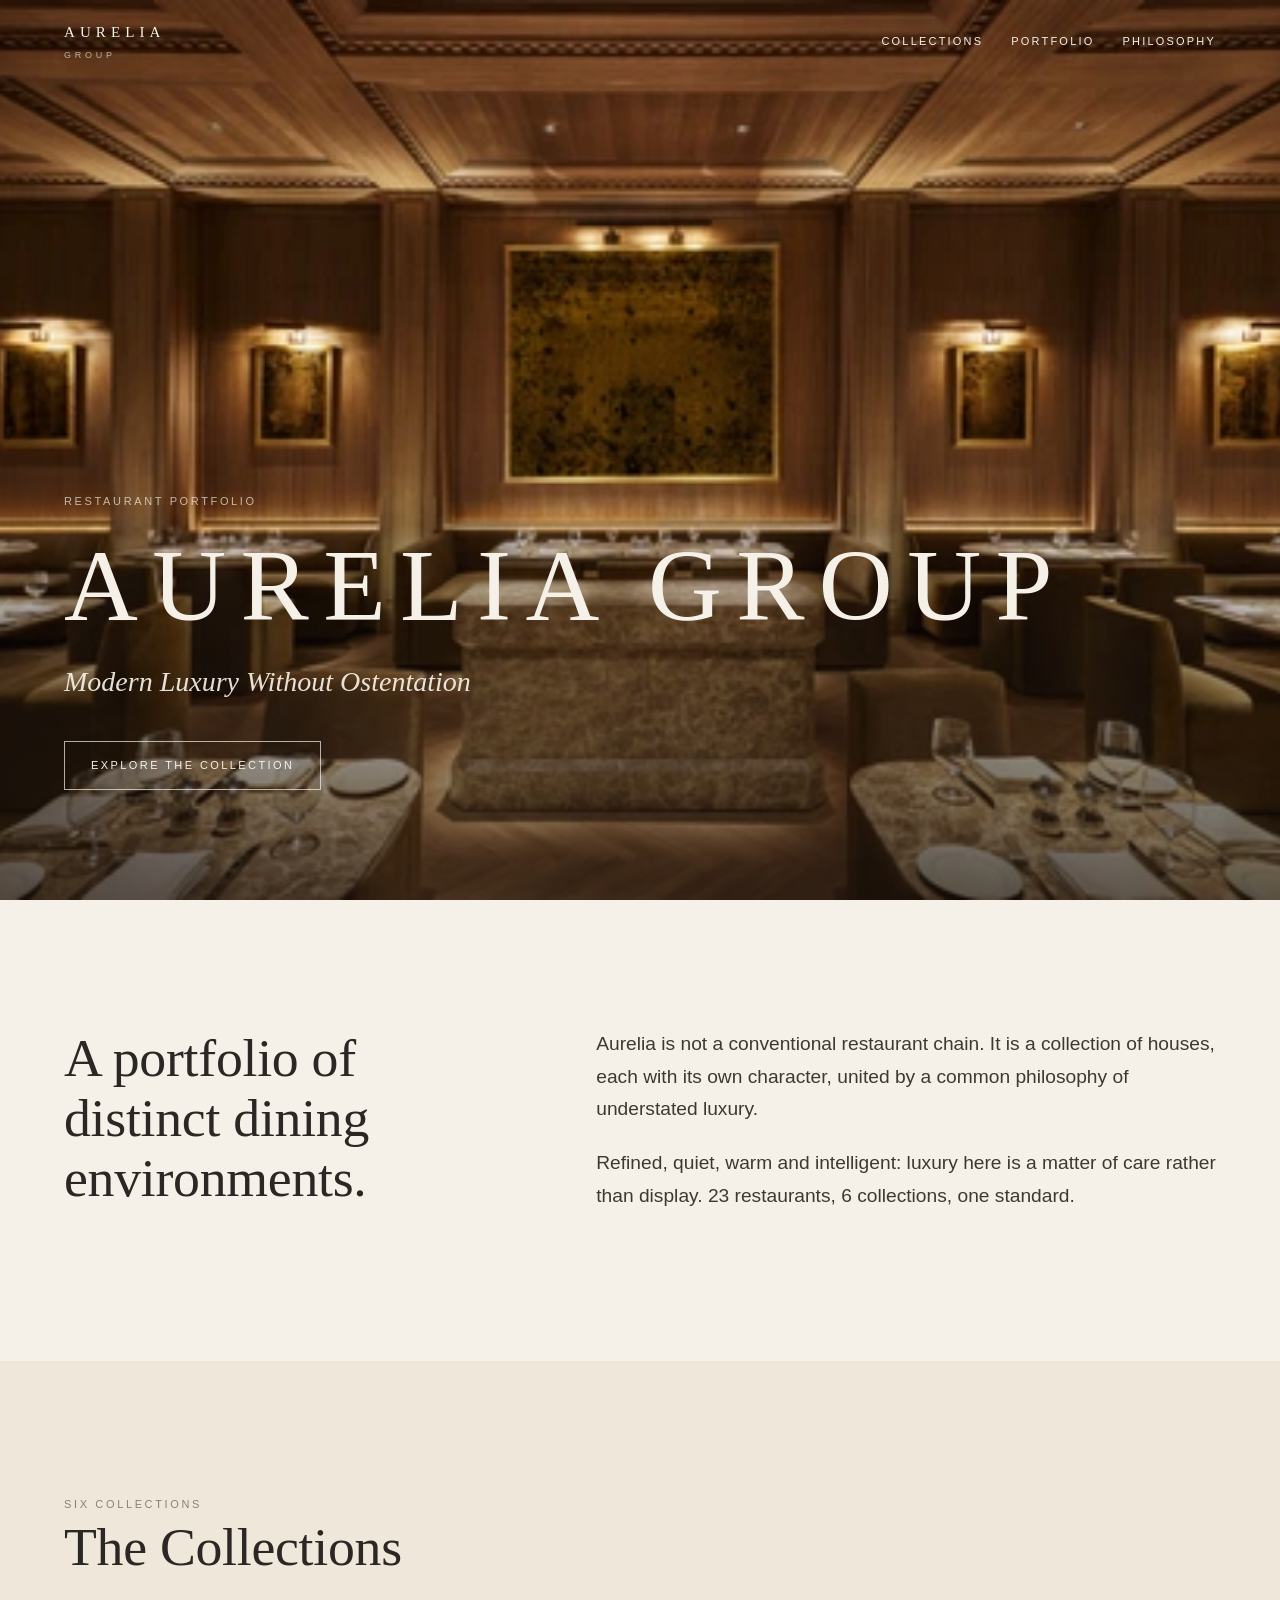
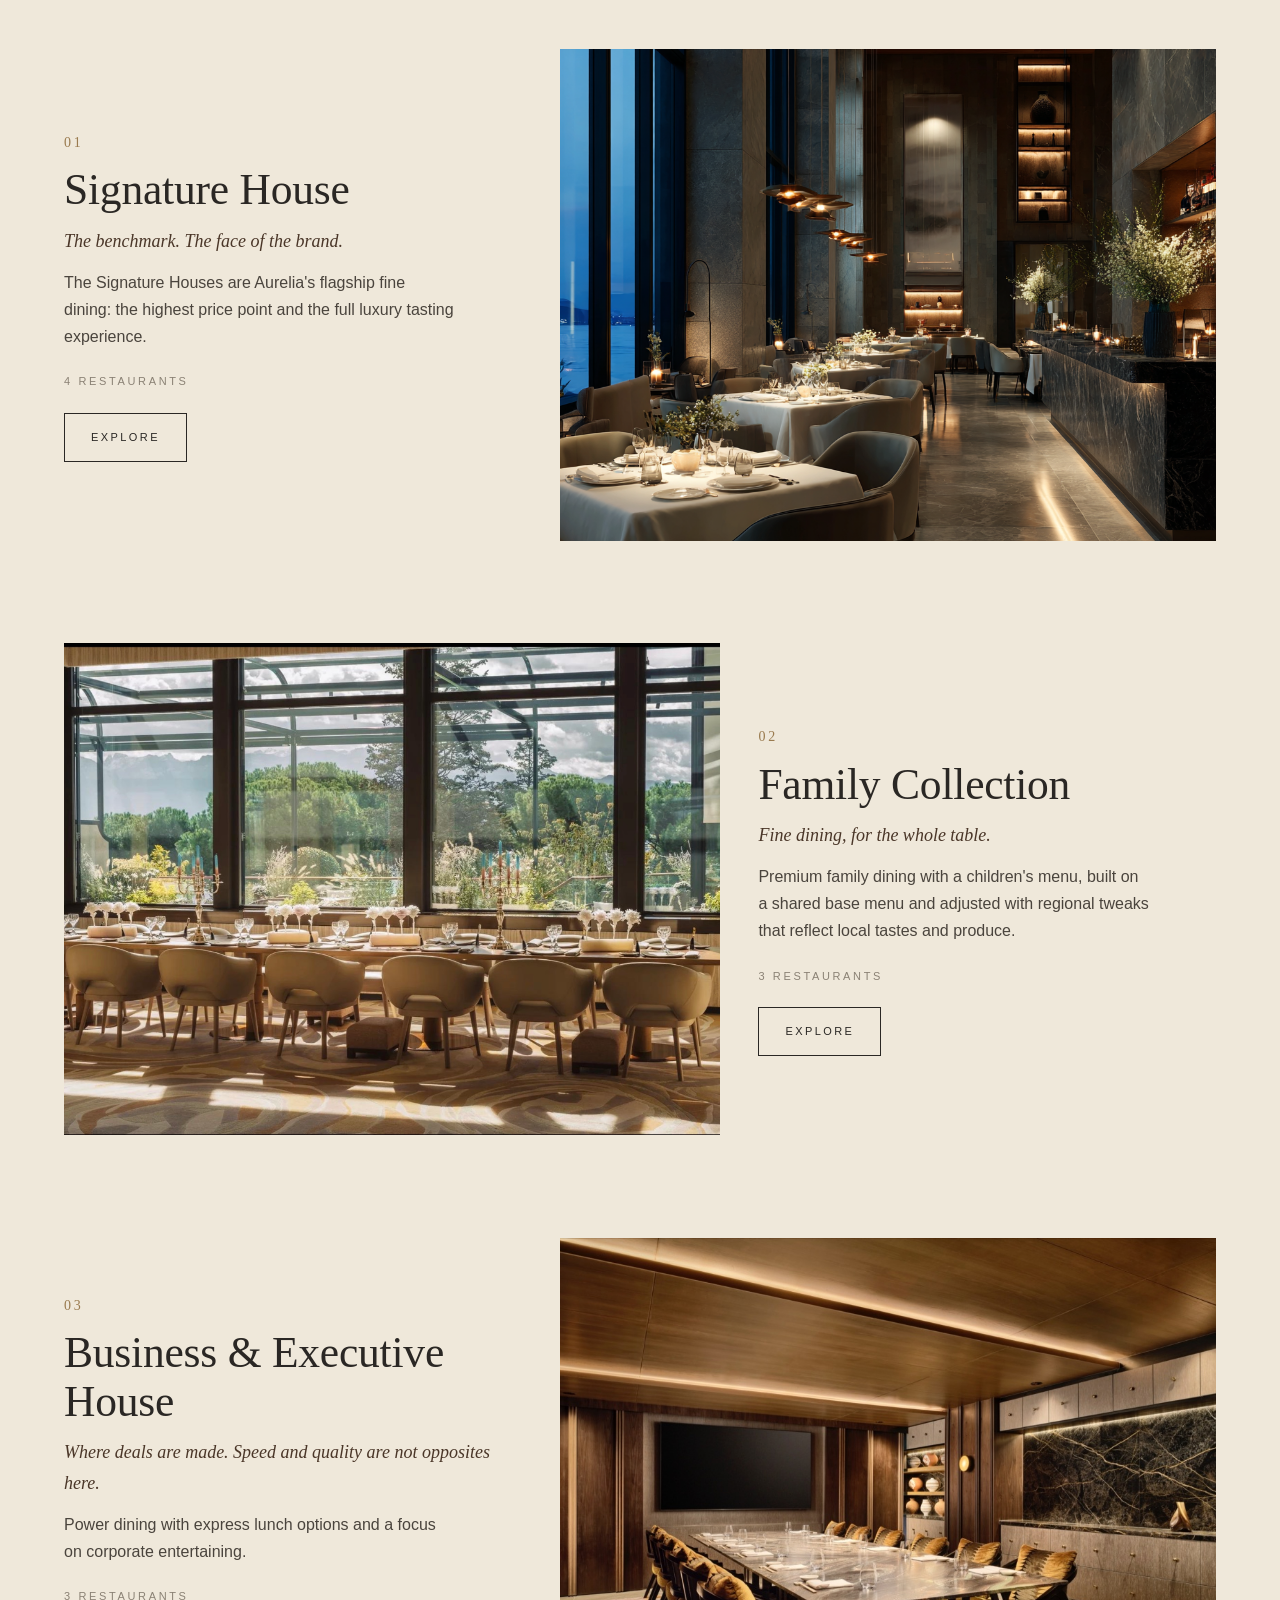
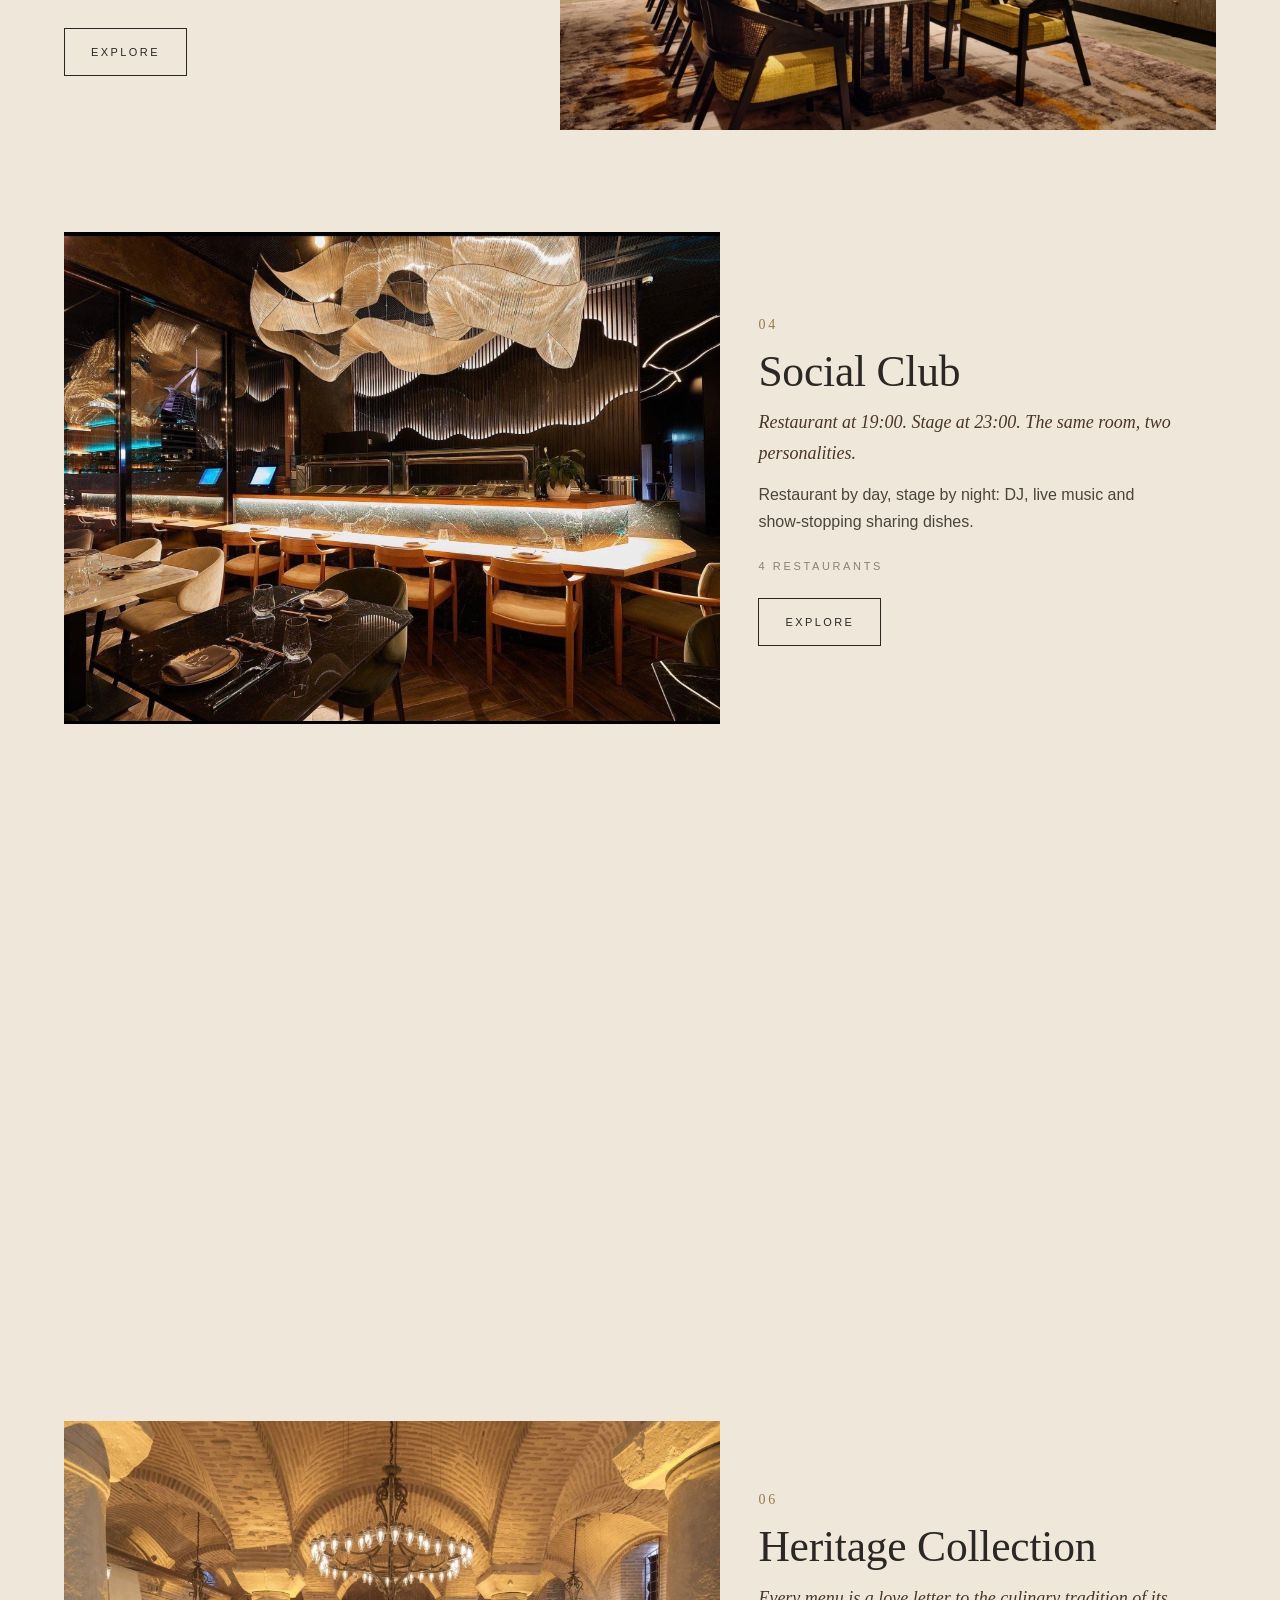
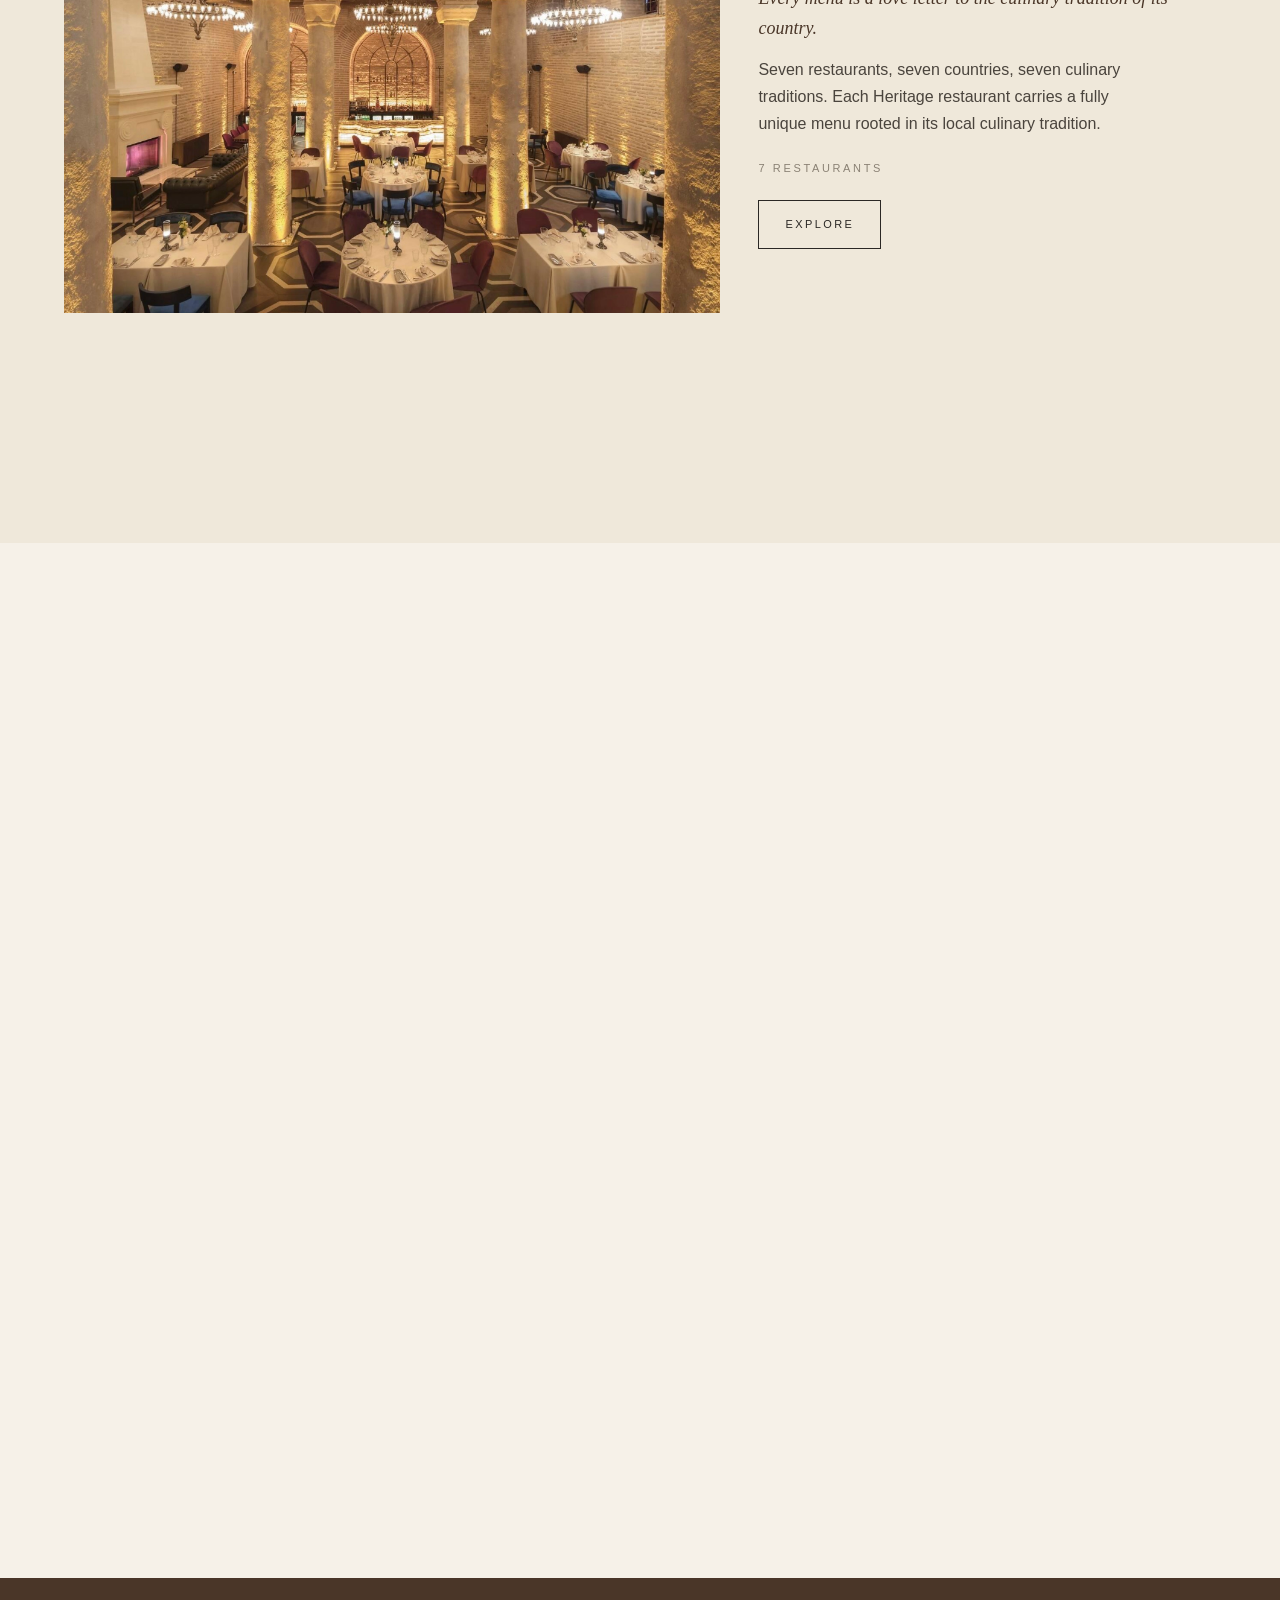
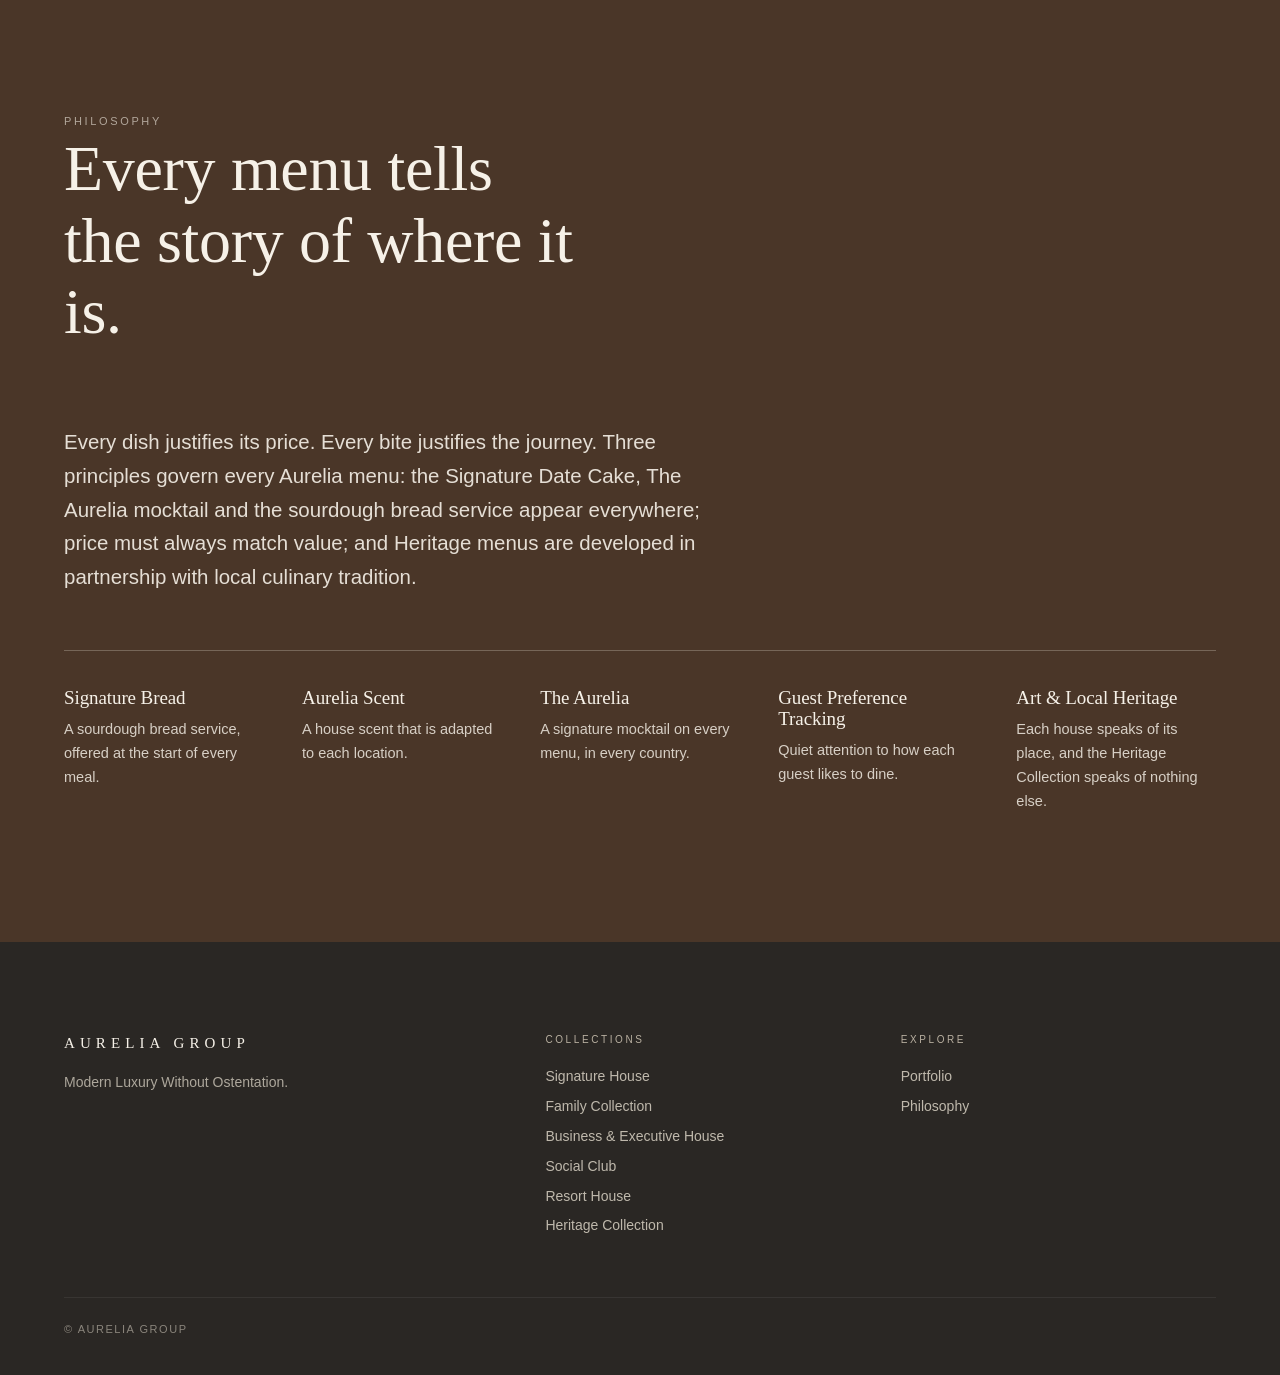
<file: index.html>
<!doctype html>
<html lang="en">
<head>
<meta charset="utf-8">
<meta name="viewport" content="width=device-width,initial-scale=1,viewport-fit=cover">
<title>Aurelia Group</title>
<meta name="description" content="Aurelia Group — Modern Luxury Without Ostentation.">
<link rel="stylesheet" href="css/styles.css">
</head>
<body data-page="home">
<main id="app"></main>
<noscript><p style="padding:120px 24px;text-align:center">Aurelia Group — please enable JavaScript to view this site.</p></noscript>
<script src="js/collections.js"></script>
<script src="js/restaurants.js"></script>
<script src="js/menus/signature-house.js"></script>
<script src="js/menus/family-collection.js"></script>
<script src="js/menus/business-executive.js"></script>
<script src="js/menus/social-club.js"></script>
<script src="js/menus/resort-house.js"></script>
<script src="js/menus/heritage/edinburgh.js"></script>
<script src="js/menus/heritage/istanbul.js"></script>
<script src="js/menus/heritage/almaty.js"></script>
<script src="js/menus/heritage/riyadh.js"></script>
<script src="js/menus/heritage/jeddah.js"></script>
<script src="js/menus/heritage/baku.js"></script>
<script src="js/menus/heritage/yerevan.js"></script>
<script src="js/app.js"></script>
</body>
</html>
</file>
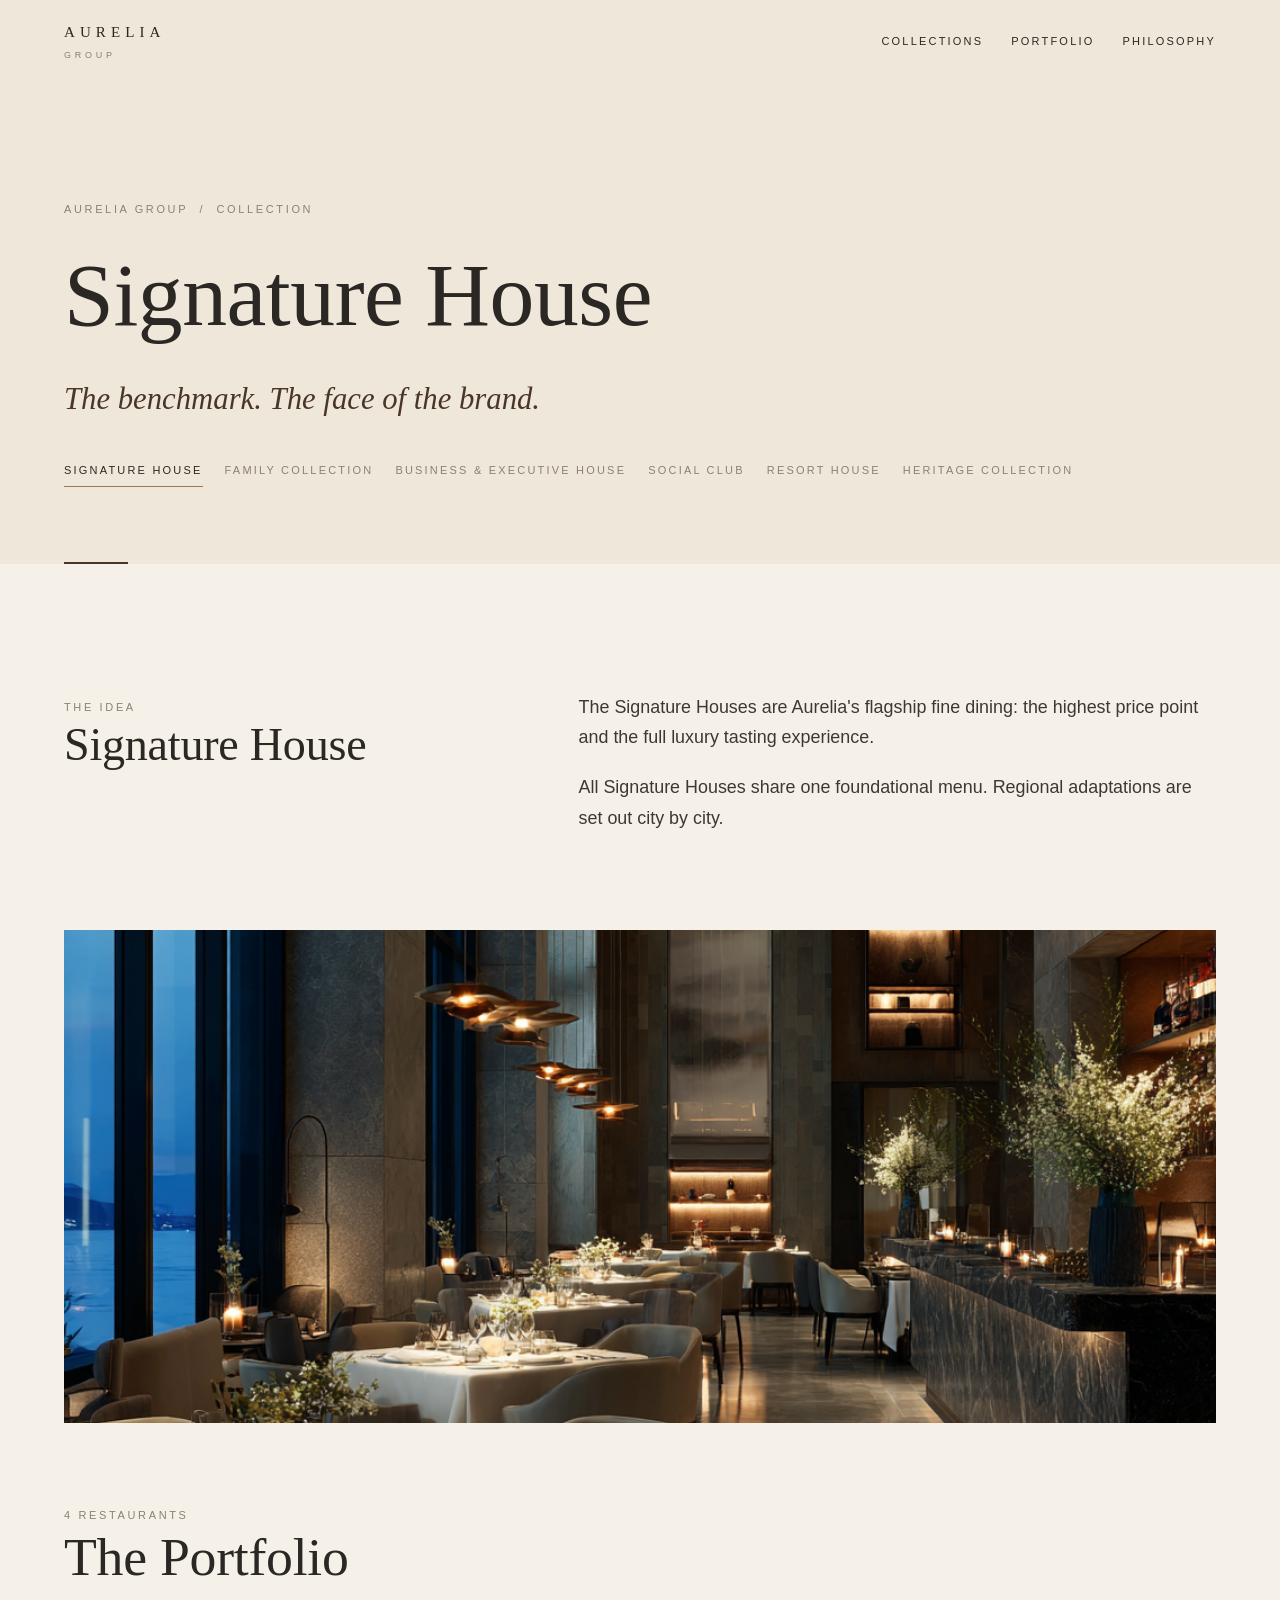
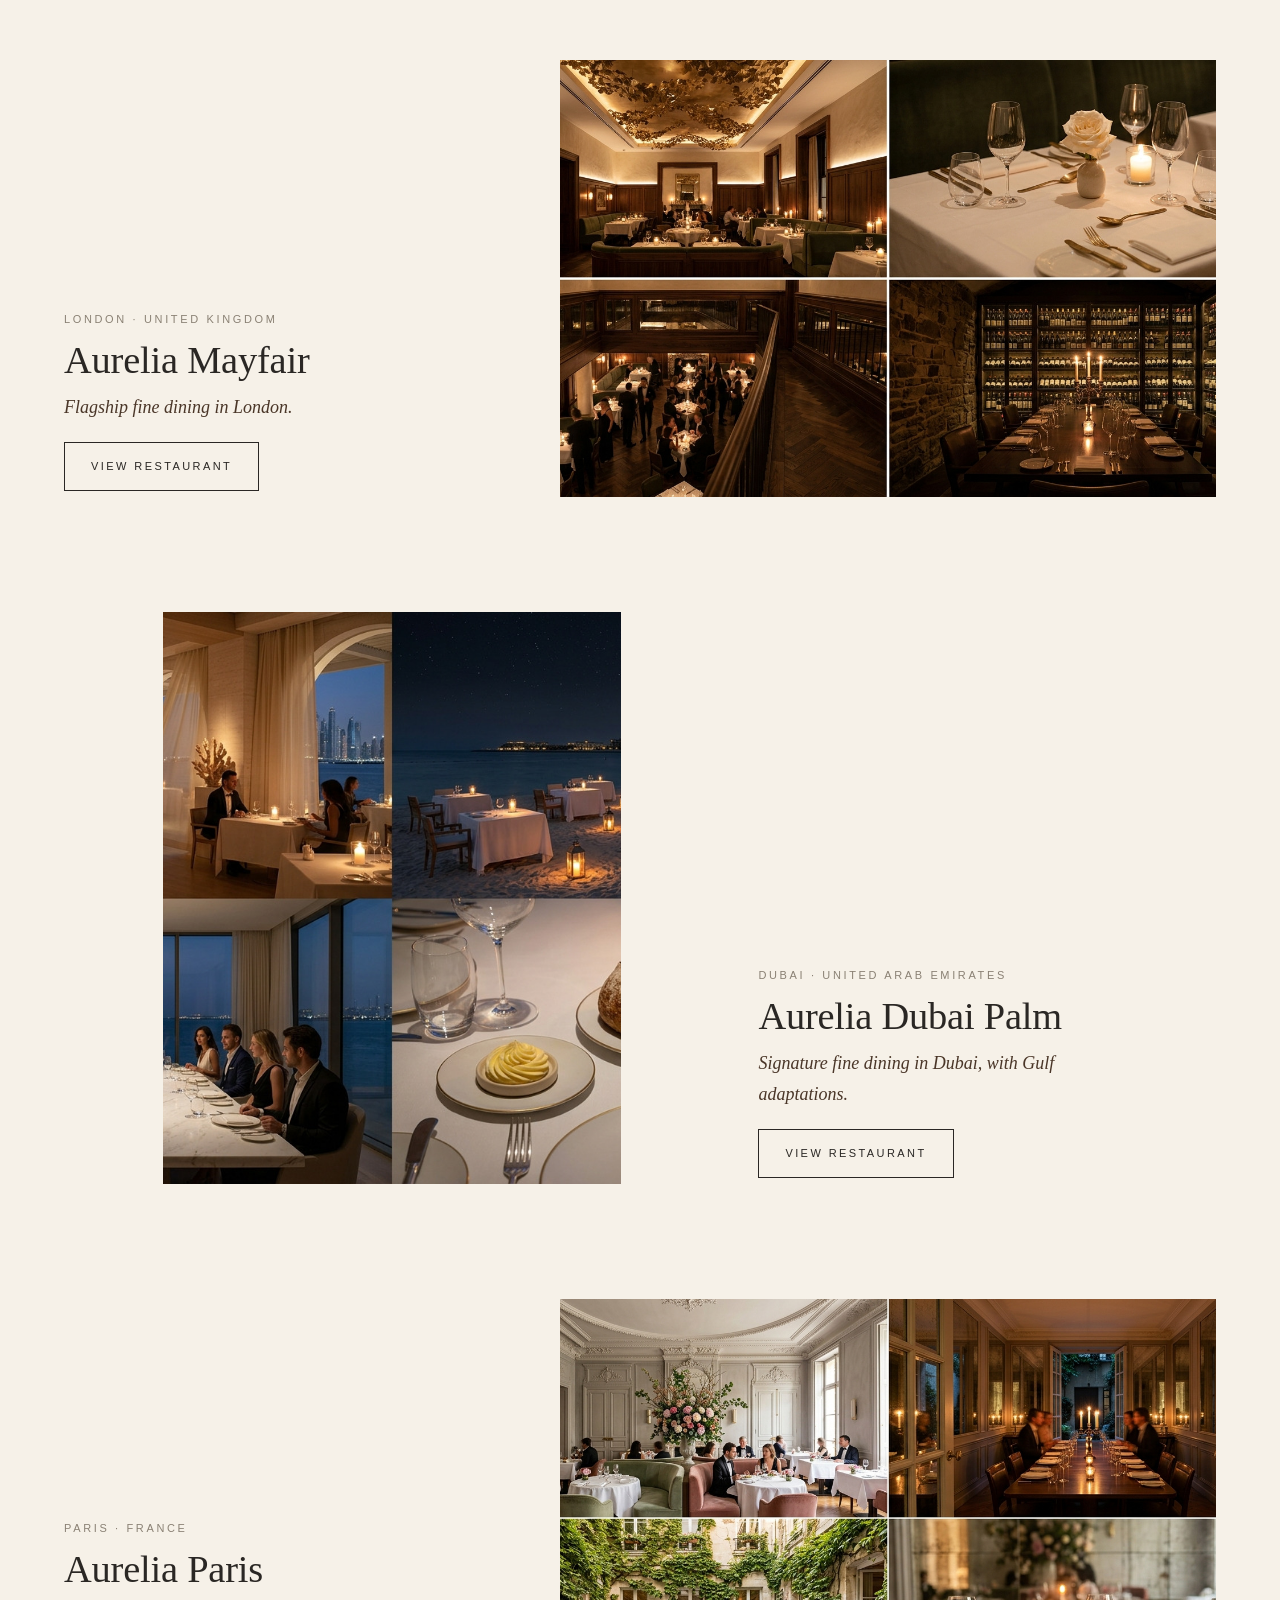
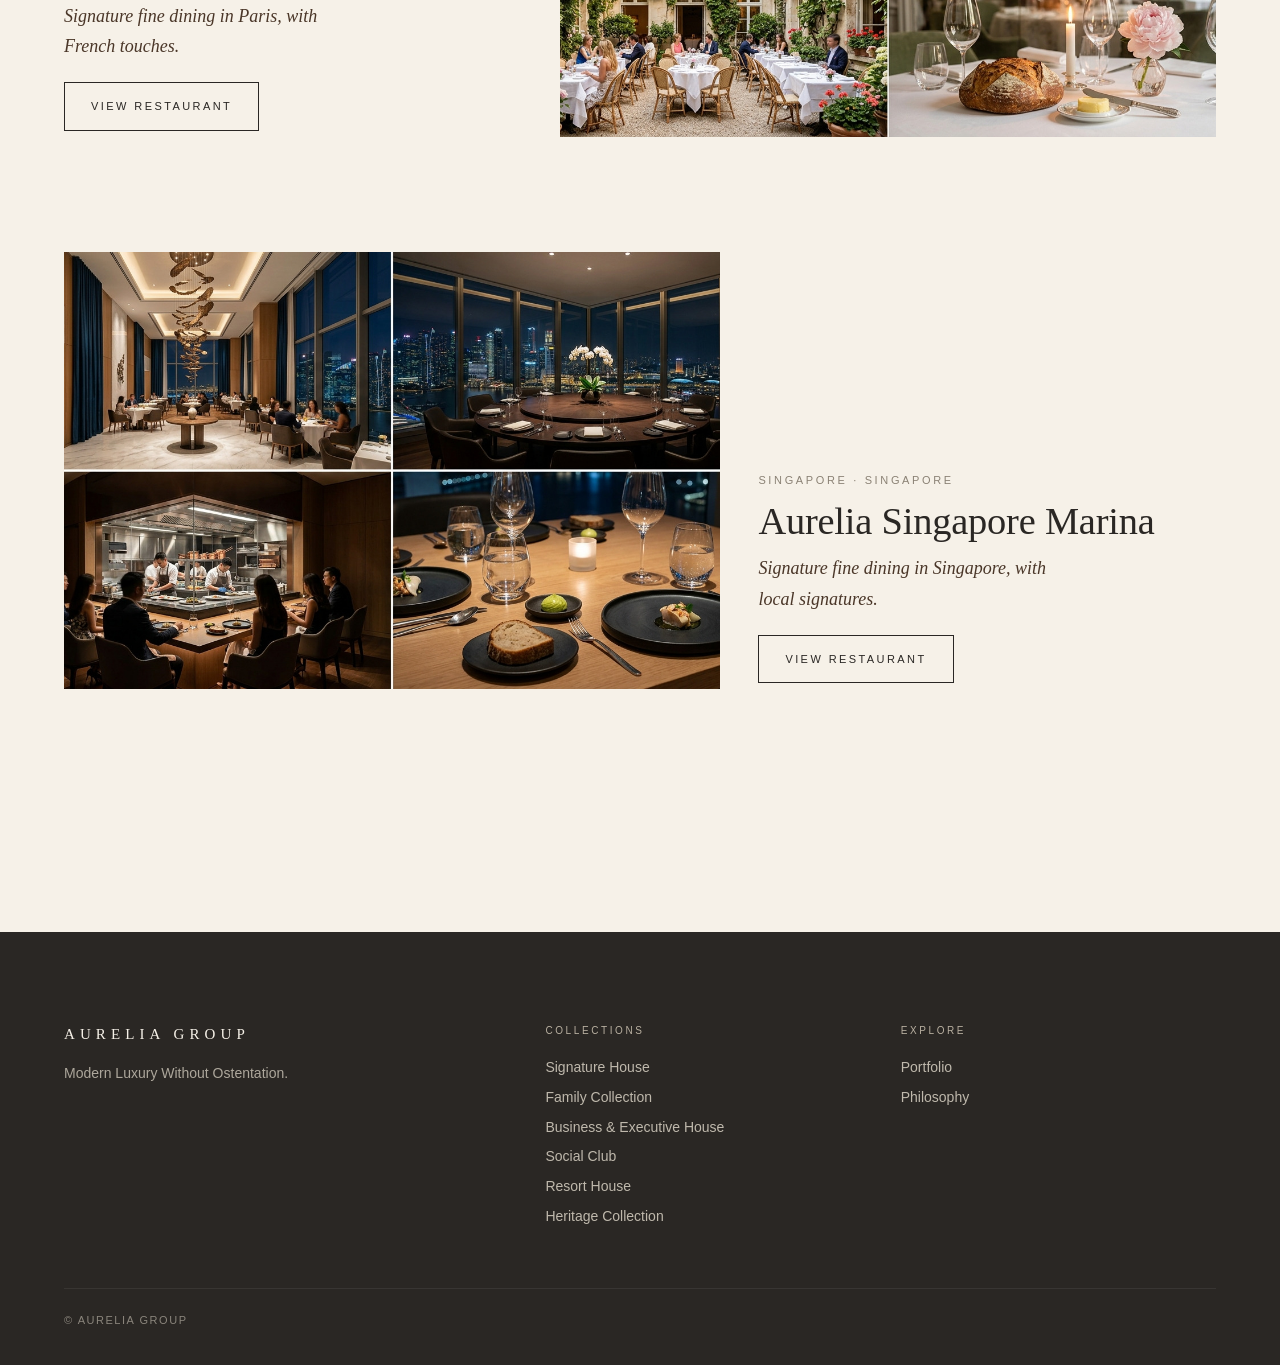
<file: collection.html>
<!doctype html>
<html lang="en">
<head>
<meta charset="utf-8">
<meta name="viewport" content="width=device-width,initial-scale=1,viewport-fit=cover">
<title>Collection — Aurelia Group</title>
<meta name="description" content="Aurelia Group — Modern Luxury Without Ostentation.">
<link rel="stylesheet" href="css/styles.css">
</head>
<body data-page="collection">
<main id="app"></main>
<noscript><p style="padding:120px 24px;text-align:center">Aurelia Group — please enable JavaScript to view this site.</p></noscript>
<script src="js/collections.js"></script>
<script src="js/restaurants.js"></script>
<script src="js/menus/signature-house.js"></script>
<script src="js/menus/family-collection.js"></script>
<script src="js/menus/business-executive.js"></script>
<script src="js/menus/social-club.js"></script>
<script src="js/menus/resort-house.js"></script>
<script src="js/menus/heritage/edinburgh.js"></script>
<script src="js/menus/heritage/istanbul.js"></script>
<script src="js/menus/heritage/almaty.js"></script>
<script src="js/menus/heritage/riyadh.js"></script>
<script src="js/menus/heritage/jeddah.js"></script>
<script src="js/menus/heritage/baku.js"></script>
<script src="js/menus/heritage/yerevan.js"></script>
<script src="js/app.js"></script>
</body>
</html>
</file>
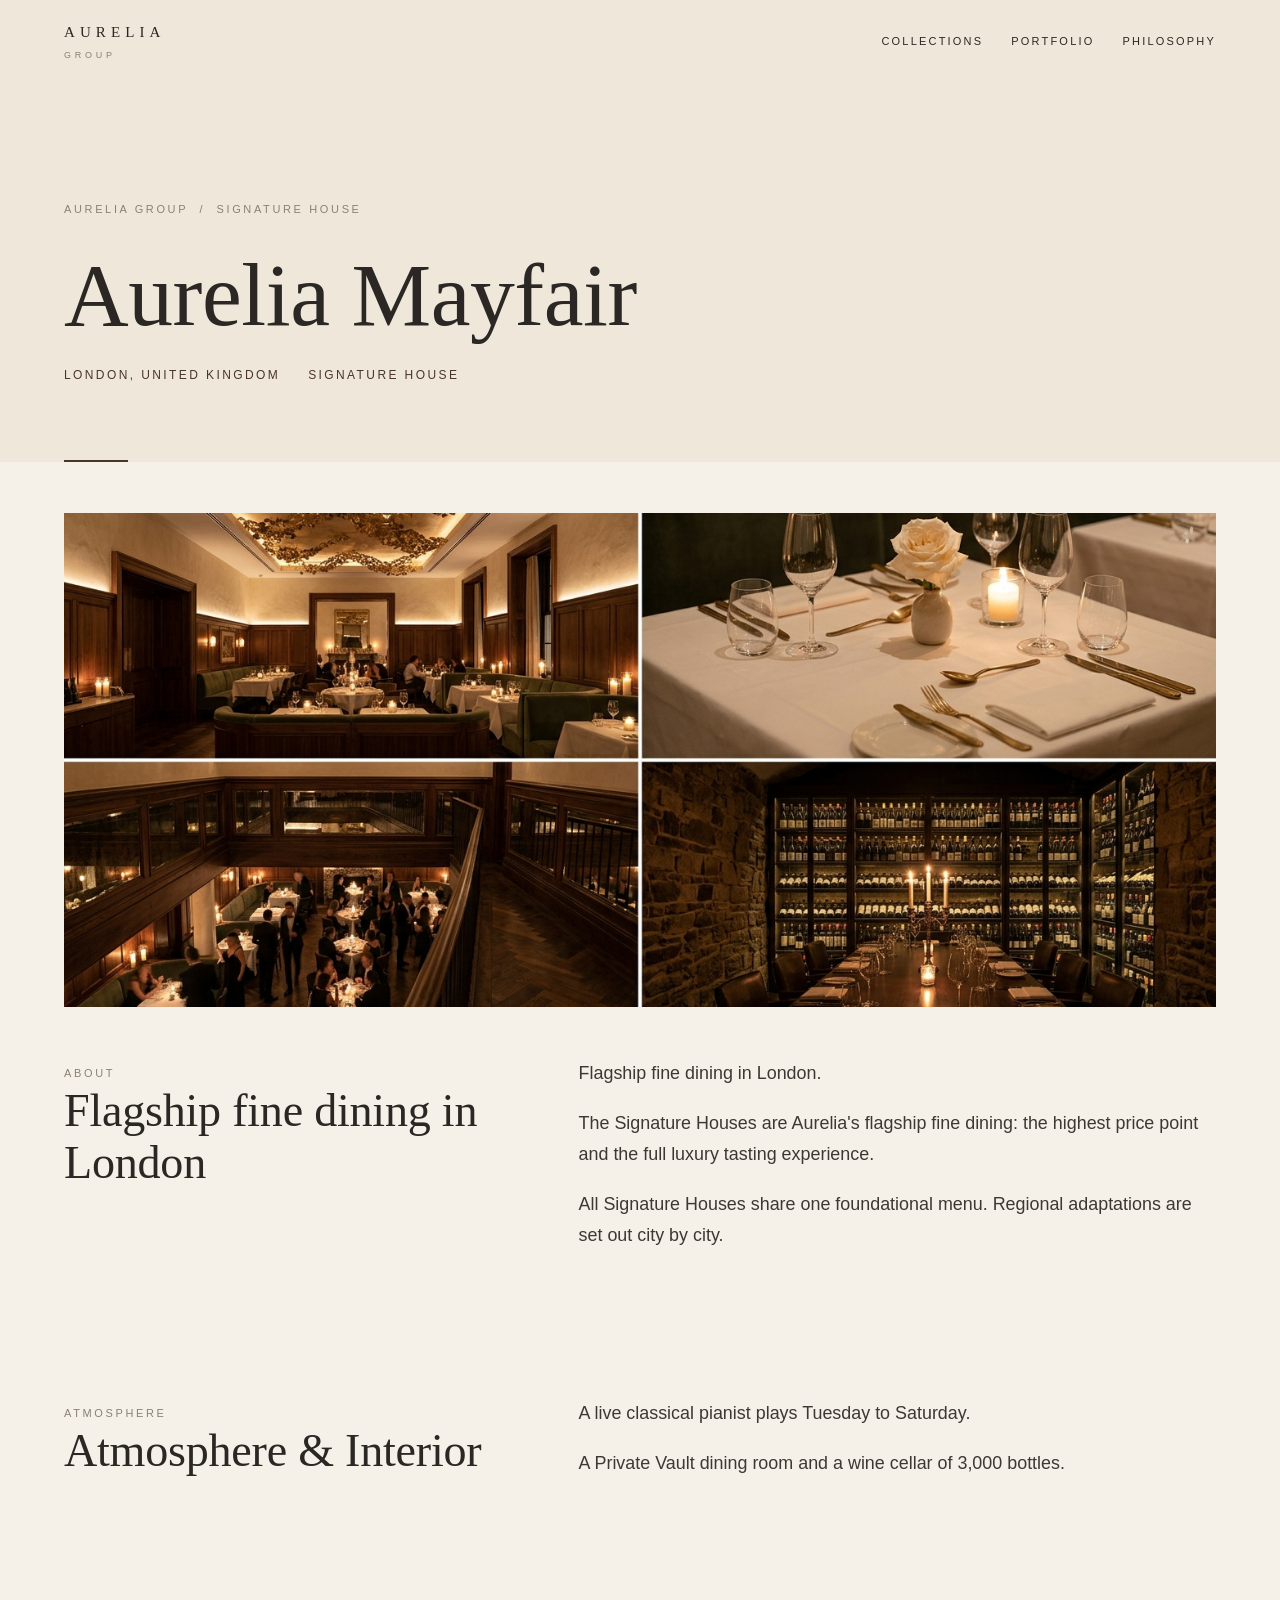
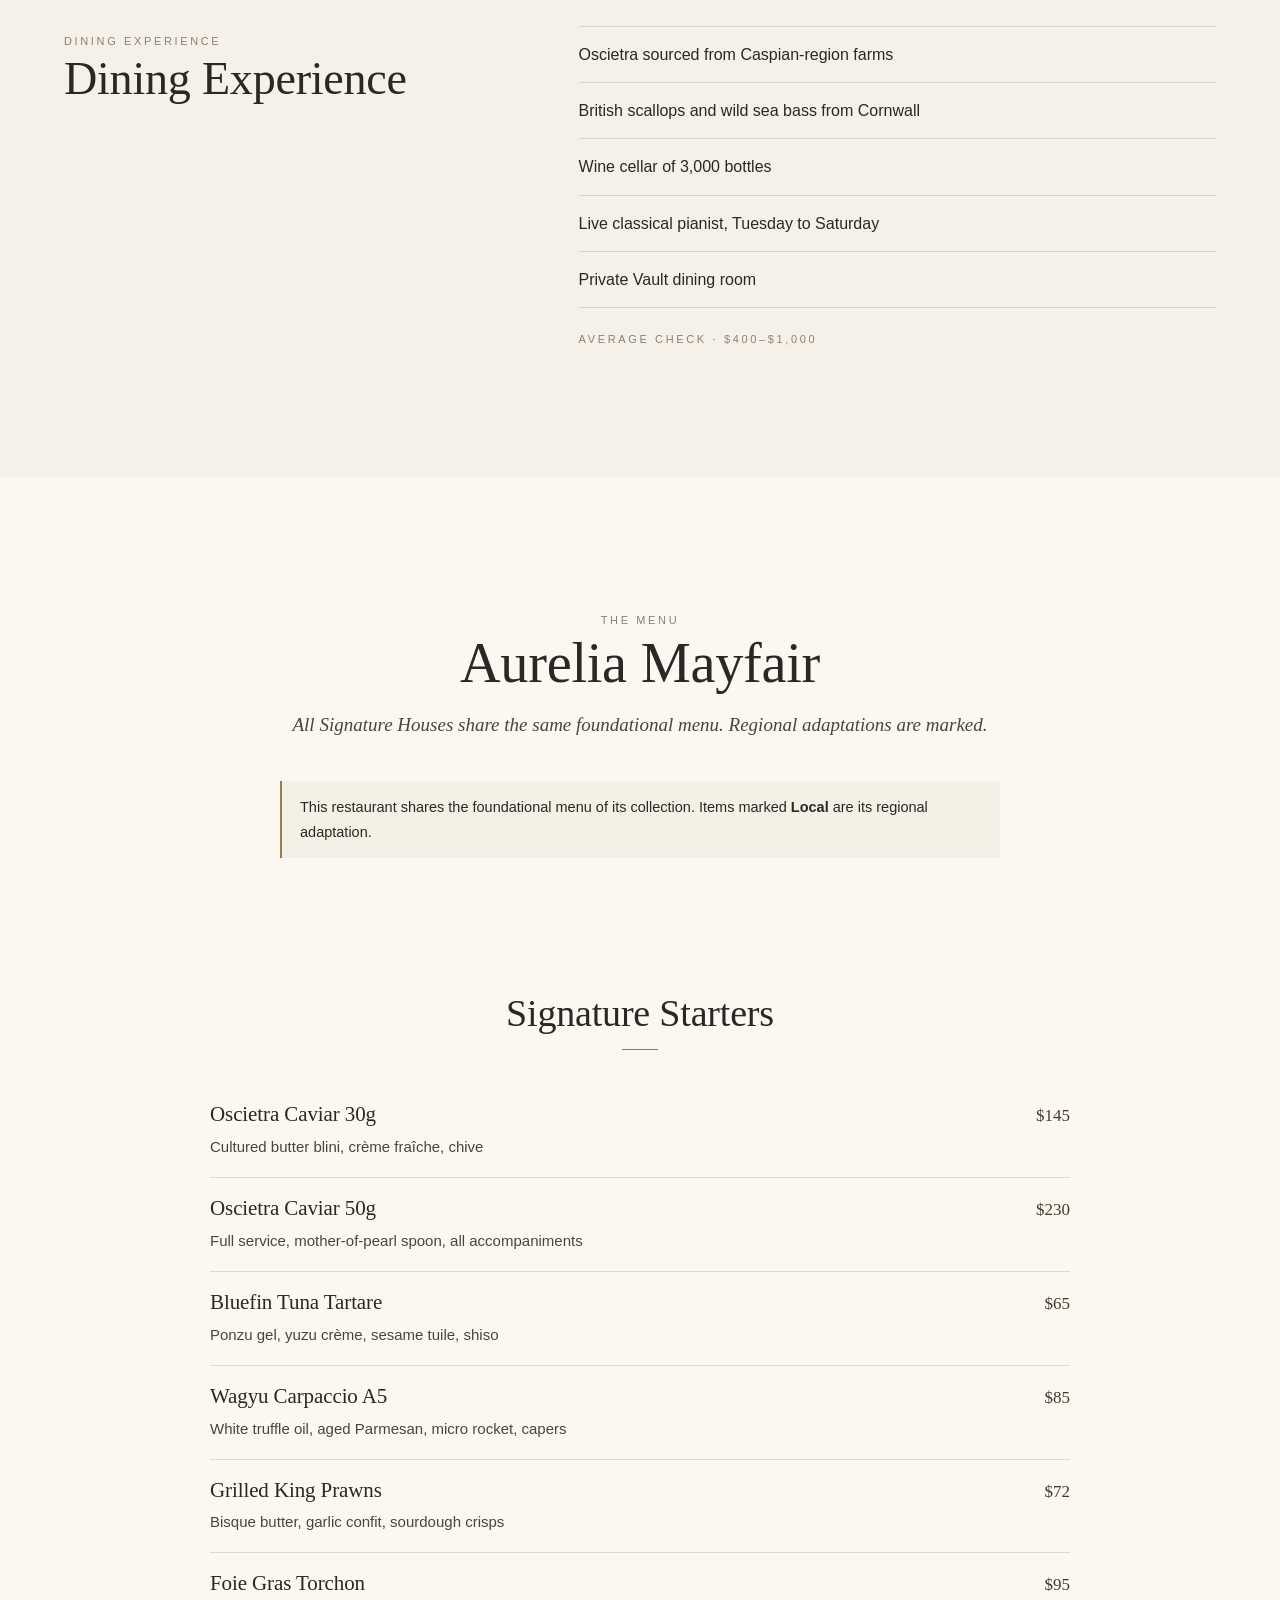
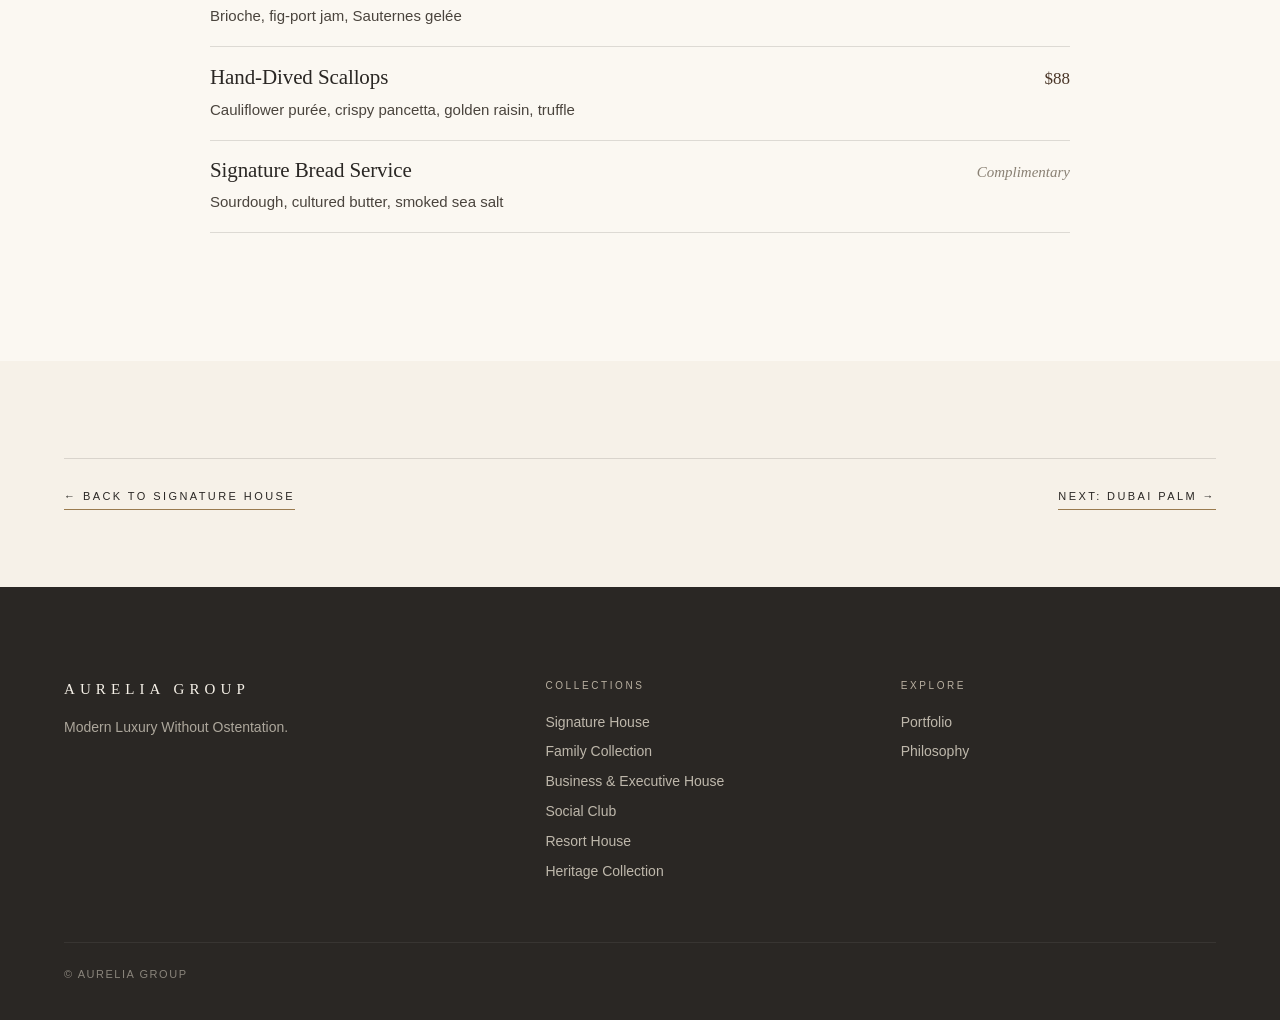
<file: restaurant.html>
<!doctype html>
<html lang="en">
<head>
<meta charset="utf-8">
<meta name="viewport" content="width=device-width,initial-scale=1,viewport-fit=cover">
<title>Restaurant — Aurelia Group</title>
<meta name="description" content="Aurelia Group — Modern Luxury Without Ostentation.">
<link rel="stylesheet" href="css/styles.css">
</head>
<body data-page="restaurant">
<main id="app"></main>
<noscript><p style="padding:120px 24px;text-align:center">Aurelia Group — please enable JavaScript to view this site.</p></noscript>
<script src="js/collections.js"></script>
<script src="js/restaurants.js"></script>
<script src="js/menus/signature-house.js"></script>
<script src="js/menus/family-collection.js"></script>
<script src="js/menus/business-executive.js"></script>
<script src="js/menus/social-club.js"></script>
<script src="js/menus/resort-house.js"></script>
<script src="js/menus/heritage/edinburgh.js"></script>
<script src="js/menus/heritage/istanbul.js"></script>
<script src="js/menus/heritage/almaty.js"></script>
<script src="js/menus/heritage/riyadh.js"></script>
<script src="js/menus/heritage/jeddah.js"></script>
<script src="js/menus/heritage/baku.js"></script>
<script src="js/menus/heritage/yerevan.js"></script>
<script src="js/app.js"></script>
</body>
</html>
</file>
<file: css/styles.css>
:root{
  --ivory:#f6f1e8;--cream:#efe8da;--paper:#fbf8f2;--charcoal:#2a2724;--walnut:#4a3628;
  --stone:#b9b0a1;--stone-d:#8a8174;--brass:#9a7b4f;--line:rgba(42,39,36,.14);
  --tone:#4a3628;
  --serif:"Iowan Old Style","Palatino Linotype",Palatino,"Book Antiqua","Hoefler Text",Georgia,serif;
  --sans:-apple-system,BlinkMacSystemFont,"Helvetica Neue","Segoe UI",Roboto,Arial,sans-serif;
  --gut:clamp(20px,5vw,72px);--max:1320px;
}
*{box-sizing:border-box;margin:0;padding:0}
html{scroll-behavior:smooth;-webkit-text-size-adjust:100%}
body{background:var(--ivory);color:var(--charcoal);font-family:var(--sans);font-size:16px;line-height:1.7;font-weight:300;animation:pagein .9s ease both}
@keyframes pagein{from{opacity:0}to{opacity:1}}
body.leaving{opacity:0;transition:opacity .25s ease}
img{max-width:100%;display:block}
a{color:inherit;text-decoration:none}
h1,h2,h3,h4{font-family:var(--serif);font-weight:400;line-height:1.12;letter-spacing:-.005em}
.label{font-size:11px;letter-spacing:.24em;text-transform:uppercase;color:var(--stone-d);font-weight:400}
.wrap{max-width:var(--max);margin:0 auto;padding:0 var(--gut)}
section{padding:clamp(64px,10vw,140px) 0}

/* header */
.site-header{position:fixed;inset:0 0 auto 0;z-index:50;display:flex;justify-content:space-between;align-items:center;padding:20px max(var(--gut),calc((100vw - var(--max))/2 + var(--gut)));transition:background .4s,box-shadow .4s,color .4s}
.site-header.solid,.site-header.open{background:rgba(246,241,232,.94);backdrop-filter:blur(8px);box-shadow:0 1px 0 var(--line)}
.logo{font-family:var(--serif);letter-spacing:.34em;font-size:15px;text-transform:uppercase}
.logo small{display:block;font-family:var(--sans);font-size:9px;letter-spacing:.42em;color:var(--stone-d);margin-top:2px}
.nav{display:flex;gap:28px}
.nav a{font-size:11px;letter-spacing:.2em;text-transform:uppercase;position:relative;padding:6px 0}
.nav a::after{content:"";position:absolute;left:0;bottom:0;width:100%;height:1px;background:var(--brass);transform:scaleX(0);transform-origin:left;transition:transform .4s}
.nav a:hover::after{transform:scaleX(1)}
.burger{display:none;background:none;border:0;width:44px;height:44px;cursor:pointer;position:relative}
.burger span{position:absolute;left:10px;right:10px;height:1px;background:var(--charcoal);transition:.3s}
.burger span:first-child{top:18px}.burger span:last-child{top:26px}
.open .burger span:first-child{top:22px;transform:rotate(45deg)}
.open .burger span:last-child{top:22px;transform:rotate(-45deg)}
.mnav{display:none}

/* placeholders & frames */
.frame{position:relative;overflow:hidden;background:var(--tone);isolation:isolate}
.frame img{position:absolute;inset:0;width:100%;height:100%;object-fit:cover;z-index:2;opacity:0;transition:opacity 1.2s ease,transform 6s ease;transform:scale(1.03)}
.frame img.loaded{opacity:1;transform:scale(1)}
.ph{position:absolute;inset:0;z-index:1;display:flex;flex-direction:column;justify-content:flex-end;padding:clamp(16px,3vw,32px);color:rgba(246,241,232,.78);
  background:linear-gradient(160deg,color-mix(in srgb,var(--tone) 82%,#fff) 0%,var(--tone) 55%,color-mix(in srgb,var(--tone) 80%,#000) 100%)}
.ph::before{content:"";position:absolute;inset:14px;border:1px solid rgba(246,241,232,.22)}
.ph b{font-family:var(--serif);font-weight:400;font-size:clamp(18px,2.4vw,28px);letter-spacing:.06em;position:relative}
.ph i{font-style:normal;font-size:10px;letter-spacing:.26em;text-transform:uppercase;opacity:.7;position:relative;margin-top:6px}

/* buttons */
.btn{display:inline-block;font-size:11px;letter-spacing:.22em;text-transform:uppercase;padding:14px 26px;border:1px solid var(--charcoal);transition:.35s;background:transparent;cursor:pointer;font-family:var(--sans);color:var(--charcoal)}
.btn:hover{background:var(--charcoal);color:var(--ivory)}
.btn.light{border-color:rgba(246,241,232,.7);color:var(--ivory)}.btn.light:hover{background:var(--ivory);color:var(--charcoal)}
.link{font-size:11px;letter-spacing:.22em;text-transform:uppercase;border-bottom:1px solid var(--brass);padding-bottom:4px;display:inline-block;transition:.3s}
.link:hover{color:var(--brass)}

/* reveal */
.rv{opacity:0;transform:translateY(18px);transition:opacity 1s ease,transform 1s ease}
.rv.in{opacity:1;transform:none}

/* hero */
.hero{position:relative;min-height:100svh;display:flex;align-items:flex-end;padding:0;color:var(--ivory);overflow:hidden}
.hero .bg{position:absolute;inset:0;background:radial-gradient(120% 90% at 20% 10%,#6a5039 0%,#3b2b20 55%,#241a14 100%)}
.hero .bg::after{content:"";position:absolute;inset:0;background:linear-gradient(0deg,rgba(20,15,12,.55),transparent 55%)}
.hero .bg img{position:absolute;inset:0;width:100%;height:100%;object-fit:cover;opacity:0;transition:opacity 1.6s,transform 14s ease;transform:scale(1.05)}
.hero .bg img.loaded{opacity:1;transform:scale(1)}
.hero .in-h{position:relative;padding:0 var(--gut) clamp(56px,9vw,110px);max-width:var(--max);width:100%;margin:0 auto}
.hero h1{font-size:clamp(40px,8vw,112px);letter-spacing:.14em;text-transform:uppercase;font-weight:400}
.hero p.sub{font-family:var(--serif);font-style:italic;font-size:clamp(18px,2.4vw,28px);margin:14px 0 36px;opacity:.92}
.hero .label{color:rgba(246,241,232,.7);margin-bottom:18px;display:block}
.site-header.over:not(.solid):not(.open){color:var(--ivory)}
.site-header.over:not(.solid):not(.open) .logo small{color:rgba(246,241,232,.65)}
.site-header.over:not(.solid):not(.open) .burger span{background:var(--ivory)}

/* intro */
.intro{display:grid;grid-template-columns:1fr 1.4fr;gap:clamp(32px,7vw,110px);align-items:start}
.intro h2{font-size:clamp(30px,4.2vw,56px)}
.intro p{font-size:clamp(17px,1.5vw,20px);color:#3d3833;margin-bottom:1.1em;max-width:62ch}

/* collection index */
.colls{background:var(--cream)}
.sec-head{display:flex;justify-content:space-between;align-items:end;gap:24px;margin-bottom:clamp(36px,6vw,72px);flex-wrap:wrap}
.sec-head h2{font-size:clamp(30px,4.2vw,56px)}
.coll{display:grid;grid-template-columns:repeat(12,1fr);gap:clamp(20px,3vw,48px);align-items:center;margin-bottom:clamp(48px,8vw,110px)}
.coll .frame{grid-column:1/8;aspect-ratio:4/3}
.coll .txt{grid-column:8/13}
.coll:nth-child(even) .frame{grid-column:6/13;grid-row:1}
.coll:nth-child(even) .txt{grid-column:1/6;grid-row:1}
.coll .num{font-family:var(--serif);font-size:14px;color:var(--brass);letter-spacing:.2em}
.coll h3{font-size:clamp(28px,3.4vw,46px);margin:10px 0 12px}
.coll .tag{font-family:var(--serif);font-style:italic;font-size:18px;color:var(--walnut);margin-bottom:12px}
.coll p{max-width:44ch;margin-bottom:22px;color:#4a443d}
.coll .cnt{display:block;margin-bottom:22px}

/* portfolio */
.pf{display:grid;grid-template-columns:repeat(3,1fr);gap:0;border-top:1px solid var(--line)}
.pf a{padding:22px 4px;border-bottom:1px solid var(--line);display:flex;justify-content:space-between;gap:12px;align-items:baseline;transition:.3s;padding-right:clamp(8px,2vw,28px)}
.pf a:nth-child(3n+2),.pf a:nth-child(3n){padding-left:clamp(8px,2vw,28px)}
.pf a:hover{color:var(--brass);padding-left:12px}
.pf b{font-family:var(--serif);font-weight:400;font-size:19px}
.pf span{font-size:11px;letter-spacing:.16em;text-transform:uppercase;color:var(--stone-d);text-align:right}

/* philosophy */
.phil{background:var(--walnut);color:var(--ivory)}
.phil h2{font-size:clamp(32px,5vw,68px);max-width:16ch;margin-bottom:clamp(36px,6vw,80px)}
.phil .grid{display:grid;grid-template-columns:repeat(5,1fr);gap:clamp(20px,3vw,40px);border-top:1px solid rgba(246,241,232,.25);padding-top:36px}
.phil h4{font-size:19px;margin-bottom:10px}
.phil p{font-size:14.5px;opacity:.82;line-height:1.65}
.phil .lead{font-size:clamp(17px,1.6vw,21px);max-width:60ch;opacity:.9;margin-bottom:56px}

/* footer */
.footer{background:var(--charcoal);color:#d9d2c4;padding:clamp(48px,7vw,90px) 0 36px}
.footer .cols{display:grid;grid-template-columns:1.4fr 1fr 1fr;gap:40px;margin-bottom:56px}
.footer .logo{color:var(--ivory)}
.footer h5{font-size:10px;letter-spacing:.26em;text-transform:uppercase;color:var(--stone);font-weight:400;margin-bottom:14px}
.footer a{display:block;font-size:14px;padding:3px 0;opacity:.85}.footer a:hover{opacity:1;color:#fff}
.footer p{font-size:14px;max-width:34ch;opacity:.75}
.footer .fine{border-top:1px solid rgba(255,255,255,.12);padding-top:22px;font-size:11px;letter-spacing:.14em;text-transform:uppercase;opacity:.55}

/* page hero (collection / restaurant) */
.phero{padding:clamp(120px,16vw,200px) 0 clamp(40px,6vw,80px);background:var(--cream);position:relative}
.phero .crumb{margin-bottom:26px;display:block}
.phero .crumb a:hover{color:var(--brass)}
.phero h1{font-size:clamp(38px,7vw,96px);max-width:16ch}
.phero .meta{margin-top:20px;display:flex;gap:10px 28px;flex-wrap:wrap;font-size:12px;letter-spacing:.2em;text-transform:uppercase;color:var(--walnut)}
.phero .quote{font-family:var(--serif);font-style:italic;font-size:clamp(20px,2.4vw,32px);margin-top:28px;max-width:34ch;color:var(--walnut)}
.phero::after{content:"";position:absolute;left:var(--gut);bottom:0;width:64px;height:2px;background:var(--tone)}
.bigimg{aspect-ratio:21/9;margin-top:0}
.imgband{padding:0}
.imgband .frame{aspect-ratio:21/9;max-height:78vh}

.cols2{display:grid;grid-template-columns:1fr 1.5fr;gap:clamp(28px,7vw,110px)}
.cols2 h2{font-size:clamp(28px,3.6vw,48px)}
.prose p{font-size:clamp(17px,1.4vw,19px);margin-bottom:1.1em;color:#3d3833;max-width:64ch}
.list{list-style:none;border-top:1px solid var(--line)}
.list li{padding:14px 0;border-bottom:1px solid var(--line);font-size:16px}

/* collection restaurants editorial */
.rest{display:grid;grid-template-columns:repeat(12,1fr);gap:clamp(18px,3vw,44px);align-items:end;margin-bottom:clamp(56px,9vw,130px)}
.rest .frame{grid-column:1/8;aspect-ratio:3/2}
.rest .txt{grid-column:8/13;padding-bottom:6px}
.rest:nth-child(even) .frame{grid-column:6/13;grid-row:1}
.rest:nth-child(even) .txt{grid-column:1/6;grid-row:1}
.rest:nth-child(3n) .frame{aspect-ratio:4/5;grid-column:2/7}
.rest:nth-child(3n) .txt{grid-column:8/13}
.rest h3{font-size:clamp(26px,3vw,40px);margin:8px 0}
.rest .pos{font-family:var(--serif);font-style:italic;font-size:18px;color:var(--walnut);margin:10px 0 20px;max-width:34ch}
.rest .frame{transition:transform 1s ease}
.rest:hover .frame img.loaded{transform:scale(1.025)}

/* menu */
.menu{background:var(--paper)}
.menu-head{text-align:center;max-width:720px;margin:0 auto 40px}
.menu-head h2{font-size:clamp(32px,4.4vw,60px)}
.menu-head p{margin-top:14px;color:#4a443d;font-family:var(--serif);font-style:italic;font-size:19px}
.menu-note{max-width:720px;margin:0 auto 28px;padding:14px 18px;border-left:2px solid var(--brass);background:rgba(154,123,79,.07);font-size:14.5px}
.chips{position:sticky;top:64px;z-index:20;background:rgba(251,248,242,.95);backdrop-filter:blur(6px);display:flex;gap:6px;overflow-x:auto;padding:12px var(--gut);margin:0 calc(-1*var(--gut)) 36px;border-top:1px solid var(--line);border-bottom:1px solid var(--line);scrollbar-width:none;-webkit-overflow-scrolling:touch}
.chips::-webkit-scrollbar{display:none}
.chip{flex:0 0 auto;font-family:var(--sans);font-size:11px;letter-spacing:.18em;text-transform:uppercase;padding:11px 16px;border:0;background:none;color:var(--stone-d);cursor:pointer;position:relative;white-space:nowrap;min-height:44px}
.chip::after{content:"";position:absolute;left:16px;right:16px;bottom:6px;height:1px;background:var(--brass);transform:scaleX(0);transition:transform .35s}
.chip.on{color:var(--charcoal)}.chip.on::after{transform:scaleX(1)}
.msec{max-width:860px;margin:0 auto;display:none}
.msec.on{display:block;animation:fadeup .6s ease both}
@keyframes fadeup{from{opacity:0;transform:translateY(10px)}to{opacity:1;transform:none}}
.msec h3{font-size:clamp(26px,3.2vw,38px);text-align:center;margin-bottom:8px}
.msec .sintro{text-align:center;font-family:var(--serif);font-style:italic;color:var(--walnut);margin:0 auto 26px;max-width:56ch;font-size:17px}
.msec .orn{width:36px;height:1px;background:var(--brass);margin:14px auto 34px}
.dishes{list-style:none}
.dish{padding:18px 0;border-bottom:1px solid var(--line)}
.dish .hd{display:flex;justify-content:space-between;gap:20px;align-items:baseline}
.dish h4{font-size:clamp(18px,1.7vw,21px)}
.dish .pr{font-family:var(--serif);font-size:17px;white-space:nowrap;color:var(--walnut);text-align:right}
.dish .pr.free{font-style:italic;font-size:15px;color:var(--stone-d)}
.dish p{font-size:15px;color:#4a443d;margin-top:4px;max-width:62ch;line-height:1.6}
.dish .tg{display:inline-block;margin-top:8px;font-size:10px;letter-spacing:.22em;text-transform:uppercase;color:var(--brass)}
.dish .ad{display:inline-block;margin-left:8px;font-size:9px;letter-spacing:.2em;text-transform:uppercase;color:var(--brass);vertical-align:middle}

.nextprev{display:flex;justify-content:space-between;gap:20px;flex-wrap:wrap;border-top:1px solid var(--line);padding-top:28px;margin-top:20px}
.coll-nav{display:flex;gap:10px 22px;flex-wrap:wrap;margin-top:30px}
.coll-nav a{font-size:11px;letter-spacing:.2em;text-transform:uppercase;padding:6px 0;border-bottom:1px solid transparent;color:var(--stone-d)}
.coll-nav a.cur,.coll-nav a:hover{color:var(--charcoal);border-color:var(--brass)}

/* tones */
.t-signature-house{--tone:#4a3628}
.t-family-collection{--tone:#8c7458}
.t-business-executive-house{--tone:#3b4044}
.t-social-club{--tone:#5b3a33}
.t-resort-house{--tone:#6f7467}
.t-heritage-collection{--tone:#7b6238}

/* responsive */
@media(max-width:1024px){
  .phil .grid{grid-template-columns:repeat(2,1fr)}
  .pf{grid-template-columns:repeat(2,1fr)}
  .pf a:nth-child(3n+2),.pf a:nth-child(3n){padding-left:4px}.pf a:nth-child(2n){padding-left:clamp(8px,2vw,24px)}
  .rest .frame,.rest:nth-child(even) .frame,.rest:nth-child(3n) .frame{grid-column:1/8;aspect-ratio:4/3}
  .rest .txt,.rest:nth-child(even) .txt,.rest:nth-child(3n) .txt{grid-column:8/13}
  .rest:nth-child(even) .frame{grid-column:6/13}.rest:nth-child(even) .txt{grid-column:1/6}
}
@media(max-width:820px){
  .nav{display:none}.burger{display:block}
  .mnav{display:block;position:fixed;inset:0 0 0 0;background:var(--ivory);z-index:40;padding:96px var(--gut) 40px;transform:translateY(-100%);visibility:hidden;transition:transform .5s ease,visibility .5s;overflow:auto}
  .mnav.open{transform:none;visibility:visible}
  .mnav a{display:block;font-family:var(--serif);font-size:26px;padding:12px 0;border-bottom:1px solid var(--line)}
  .mnav small{display:block;font-family:var(--sans);font-size:10px;letter-spacing:.24em;text-transform:uppercase;color:var(--stone-d);margin:22px 0 4px}
  .intro,.cols2{grid-template-columns:1fr;gap:26px}
  .coll,.rest{display:block}
  .coll .frame,.rest .frame{aspect-ratio:4/3!important;margin-bottom:22px}
  .rest:nth-child(3n) .frame{aspect-ratio:4/5!important}
  .coll{margin-bottom:64px}.rest{margin-bottom:68px}
  .footer .cols{grid-template-columns:1fr 1fr}.footer .cols>div:first-child{grid-column:1/3}
  .imgband .frame,.bigimg{aspect-ratio:4/3;max-height:none}
  .chips{top:60px}
}
@media(max-width:560px){
  body{font-size:15.5px}
  section{padding:56px 0}
  .pf{grid-template-columns:1fr}.pf a,.pf a:nth-child(n){padding-left:2px;padding-right:2px}
  .phil .grid{grid-template-columns:1fr}
  .hero h1{letter-spacing:.1em}
  .dish .hd{flex-direction:column;gap:2px}.dish .pr{text-align:left}
  .logo{font-size:13px;letter-spacing:.28em}
  .sec-head{align-items:flex-start}
}
@media(min-width:1800px){:root{--max:1560px}body{font-size:17px}}
@media(prefers-reduced-motion:reduce){*{animation:none!important;transition:none!important}.rv{opacity:1;transform:none}}
</file>
